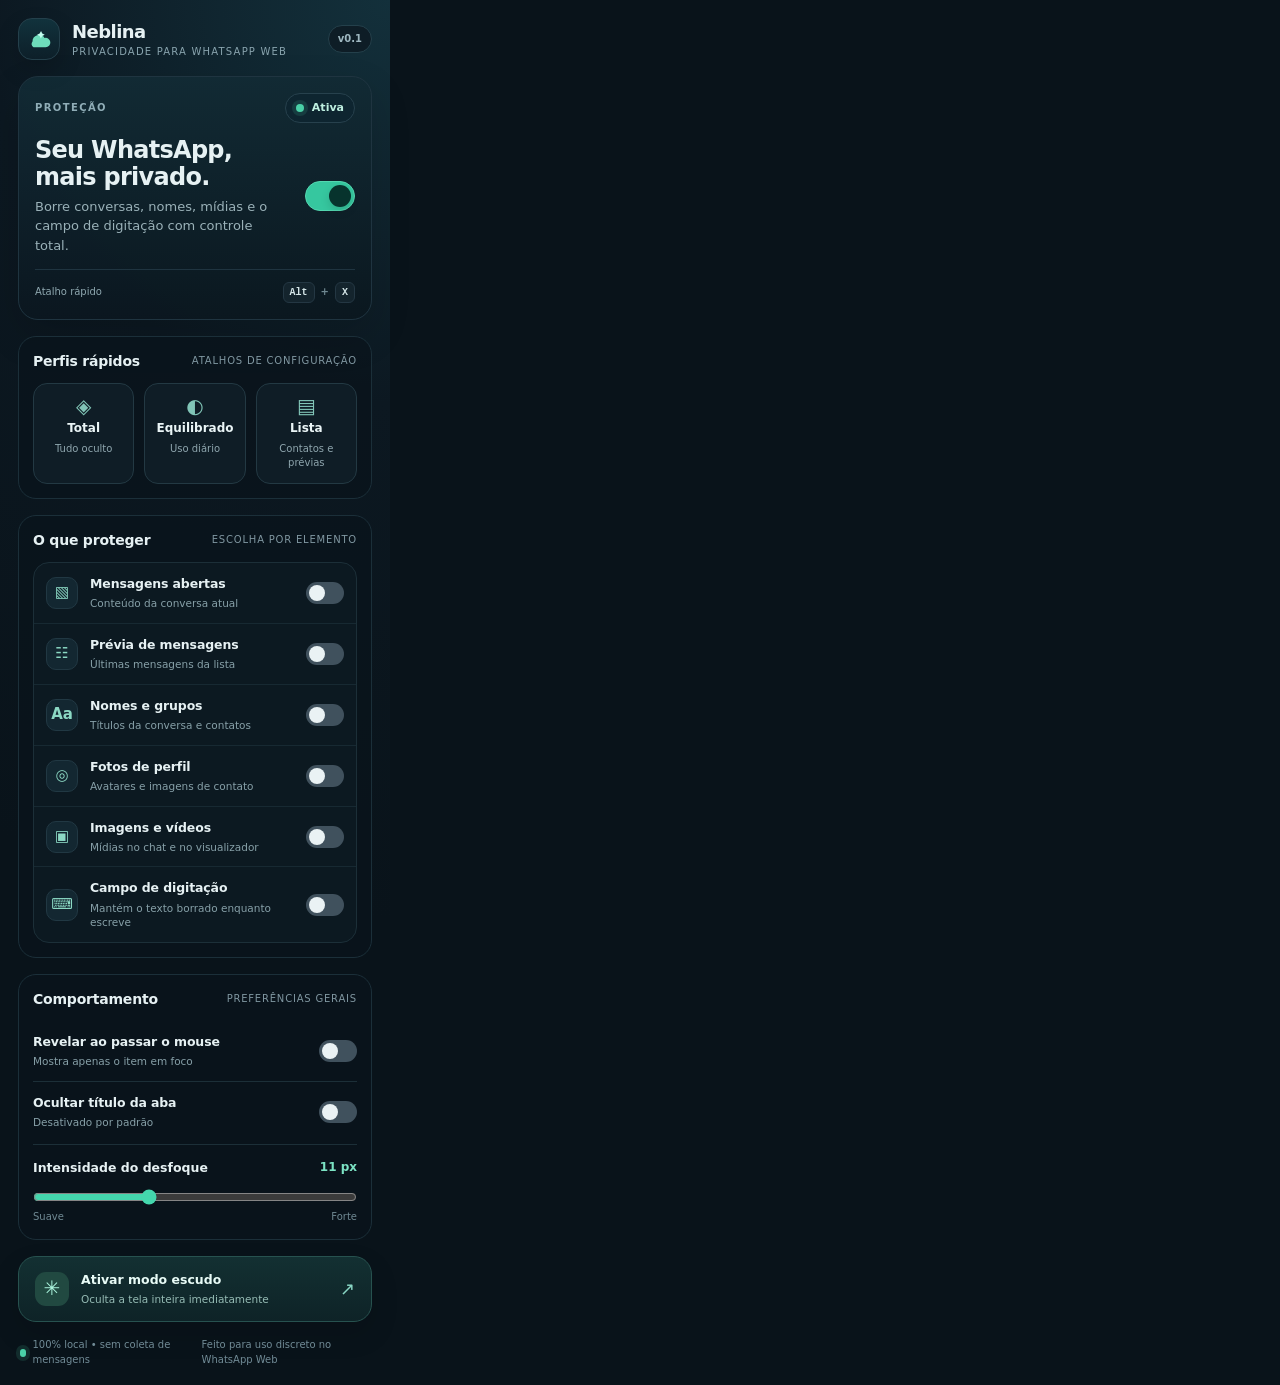
<file: popup/index.html>
<!doctype html>
<html lang="pt-BR">
<head>
  <meta charset="utf-8">
  <meta name="viewport" content="width=device-width,initial-scale=1">
  <title>Neblina • Privacidade</title>
  <link rel="stylesheet" href="style.css">
  <script defer src="../shared/config.js"></script>
  <script defer src="popup.js"></script>
</head>
<body>
  <div class="app">
    <header class="header">
      <div class="brand-wrap">
        <div class="brand-symbol" aria-hidden="true"><svg viewBox="0 0 32 32" fill="none"><path d="M8 19a8 8 0 0 1 14.8-4.2A5.7 5.7 0 1 1 24 26H9.2A5.1 5.1 0 0 1 8 19Z" fill="currentColor" opacity=".92"/><path d="m16.8 9.2 1.7-3.1 1.5 3.2 3.1 1.6-3.2 1.5-1.6 3.1-1.5-3.2-3.2-1.5 3.2-1.6Z" fill="#C2FFF0"/></svg></div>
        <div class="brand-text"><strong>Neblina</strong><span>Privacidade para WhatsApp Web</span></div>
      </div>
      <span class="version">v0.1</span>
    </header>

    <section class="hero" id="hero" aria-label="Status da proteção">
      <div class="hero-meta">
        <span class="mini-label">PROTEÇÃO</span>
        <span class="status" id="status"><i></i> Ativa</span>
      </div>
      <div class="hero-main">
        <div class="hero-copy">
          <h1 id="hero-title">Seu WhatsApp, mais privado.</h1>
          <p id="hero-subtitle">Borre conversas, nomes, mídias e o campo de digitação com controle total.</p>
        </div>
        <label class="big-switch" aria-label="Ativar a proteção">
          <input type="checkbox" id="enabled" checked>
          <span class="big-switch-track"></span>
        </label>
      </div>
      <div class="shortcut"><span>Atalho rápido</span><kbd>Alt</kbd><b>+</b><kbd>X</kbd></div>
    </section>

    <section class="section section-card" aria-labelledby="presets-title">
      <div class="section-heading"><h2 id="presets-title">Perfis rápidos</h2><span>Atalhos de configuração</span></div>
      <div class="presets" role="group" aria-label="Perfis de privacidade">
        <button class="preset" type="button" data-preset="full"><span class="preset-icon">◈</span><strong>Total</strong><small>Tudo oculto</small></button>
        <button class="preset" type="button" data-preset="balanced"><span class="preset-icon">◐</span><strong>Equilibrado</strong><small>Uso diário</small></button>
        <button class="preset" type="button" data-preset="sidebar"><span class="preset-icon">▤</span><strong>Lista</strong><small>Contatos e prévias</small></button>
      </div>
    </section>

    <section class="section section-card" aria-labelledby="custom-title">
      <div class="section-heading"><h2 id="custom-title">O que proteger</h2><span>Escolha por elemento</span></div>
      <div class="setting-list">
        <label class="setting"><span class="setting-icon">▧</span><span class="setting-copy"><strong>Mensagens abertas</strong><small>Conteúdo da conversa atual</small></span><input type="checkbox" data-category="messages"><span class="toggle" aria-hidden="true"></span></label>
        <label class="setting"><span class="setting-icon">☷</span><span class="setting-copy"><strong>Prévia de mensagens</strong><small>Últimas mensagens da lista</small></span><input type="checkbox" data-category="previews"><span class="toggle" aria-hidden="true"></span></label>
        <label class="setting"><span class="setting-icon">Aa</span><span class="setting-copy"><strong>Nomes e grupos</strong><small>Títulos da conversa e contatos</small></span><input type="checkbox" data-category="names"><span class="toggle" aria-hidden="true"></span></label>
        <label class="setting"><span class="setting-icon">◎</span><span class="setting-copy"><strong>Fotos de perfil</strong><small>Avatares e imagens de contato</small></span><input type="checkbox" data-category="avatars"><span class="toggle" aria-hidden="true"></span></label>
        <label class="setting"><span class="setting-icon">▣</span><span class="setting-copy"><strong>Imagens e vídeos</strong><small>Mídias no chat e no visualizador</small></span><input type="checkbox" data-category="media"><span class="toggle" aria-hidden="true"></span></label>
        <label class="setting"><span class="setting-icon">⌨</span><span class="setting-copy"><strong>Campo de digitação</strong><small>Mantém o texto borrado enquanto escreve</small></span><input type="checkbox" data-category="composer"><span class="toggle" aria-hidden="true"></span></label>
      </div>
    </section>

    <section class="section section-card preferences" aria-labelledby="prefs-title">
      <div class="section-heading"><h2 id="prefs-title">Comportamento</h2><span>Preferências gerais</span></div>
      <label class="setting compact"><span class="setting-copy"><strong>Revelar ao passar o mouse</strong><small>Mostra apenas o item em foco</small></span><input type="checkbox" id="revealOnHover"><span class="toggle" aria-hidden="true"></span></label>
      <label class="setting compact"><span class="setting-copy"><strong>Ocultar título da aba</strong><small>Desativado por padrão</small></span><input type="checkbox" id="hideTabTitle"><span class="toggle" aria-hidden="true"></span></label>
      <div class="blur-level"><div><strong>Intensidade do desfoque</strong><output id="blur-value" for="blur">11 px</output></div><input type="range" id="blur" min="4" max="24" step="1" value="11"><div class="range-labels"><span>Suave</span><span>Forte</span></div></div>
    </section>

    <button class="shield-action" id="shield-action" type="button"><span class="shield-icon">✳</span><span><strong>Ativar modo escudo</strong><small>Oculta a tela inteira imediatamente</small></span><span class="shield-arrow">↗</span></button>
    <footer><span><i class="privacy-dot"></i> 100% local • sem coleta de mensagens</span><span>Feito para uso discreto no WhatsApp Web</span></footer>
  </div>
</body>
</html>
</file>
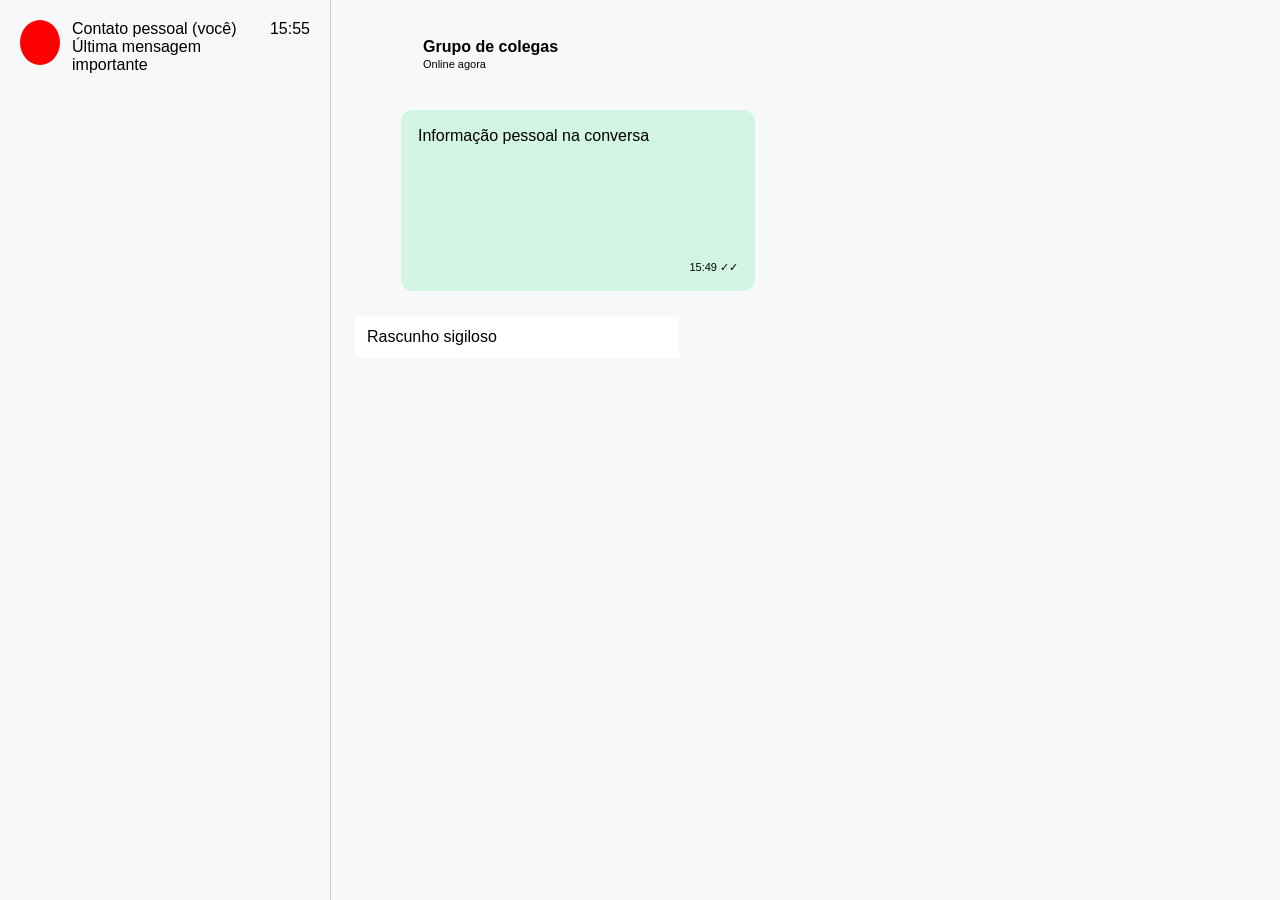
<file: tests/mock-whatsapp.html>
<!doctype html>
<html lang="pt-BR">
<head><meta charset="UTF-8"><title>Mensagem - Chat importante</title></head>
<body style="margin:0;background:#f6f8fa;font-family:Arial,sans-serif">
<div id="app">
  <aside id="pane-side" style="width:290px;position:absolute;top:0;bottom:0;border-right:1px solid #ccc;padding:20px">
    <div role="gridcell" style="display:flex;gap:12px">
      <div style="width:45px;height:45px;border-radius:50%;overflow:hidden"><img id="avatar" src="data:image/svg+xml,%3Csvg xmlns='http://www.w3.org/2000/svg' viewBox='0 0 1 1'%3E%3Crect width='1' height='1' fill='red'/%3E%3C/svg%3E" width="45" height="45"></div>
      <div><div class="_ak8q"><span id="name" title="Contato pessoal">Contato pessoal</span><span id="name-suffix"> (você)</span></div><div id="preview" class="_ak8k">Última mensagem importante</div></div><span id="sidebar-time">15:55</span>
    </div>
  </aside>
  <main id="main" style="margin-left:330px;padding:25px">
    <header style="display:flex;align-items:center;gap:12px;height:55px">
      <div id="header-avatar-frame" style="width:44px;height:44px;border-radius:50%;overflow:hidden;position:relative"><img id="header-avatar" src="[data-uri]" width="44" height="44" alt="avatar"><div id="avatar-overlay" style="position:absolute;inset:0;z-index:5;background:transparent"></div></div>
      <button data-testid="conversation-info-header-button" aria-label="Informações de contato" aria-labelledby="mock-name mock-status" style="height:45px;padding:8px 12px;border:0;background:transparent;text-align:left">
        <div><span id="mock-name" data-testid="conversation-info-header-chat-title" style="font-size:16px;font-weight:700">Grupo de colegas</span></div>
        <div><span id="mock-status" style="font-size:11px">Online agora</span></div>
      </button>
    </header>
    <div class="message-in" style="display:flex;align-items:center;gap:12px;margin-top:30px">
      <div id="participant-frame" style="width:34px;height:34px;border-radius:50%;overflow:hidden"><img id="participant-avatar" width="34" height="34" src="[data-uri]"></div>
      <div data-testid="msg-container" id="message" style="background:#d2f4e2;padding:17px;width:320px;border-radius:12px;display:flex;flex-direction:column;gap:8px">
        <span class="selectable-text" id="message-text">Informação pessoal na conversa</span>
        <img id="media" alt="imagem" src="[data-uri]" width="100" height="100">
        <div id="message-meta" style="font-size:11px;align-self:flex-end">15:49 ✓✓</div>
      </div>
    </div>
    <footer><div contenteditable="true" id="editor" style="margin-top:25px;background:white;padding:12px;width:300px">Rascunho sigiloso</div></footer>
  </main>
</div>
</body></html>
</file>
<file: popup/style.css>
*{box-sizing:border-box}html,body{margin:0;padding:0}body{width:390px;min-height:690px;background:#09131A;color:#E6F1F3;font:500 14px/1.45 Inter,ui-sans-serif,system-ui,-apple-system,"Segoe UI",sans-serif}button,input{font:inherit}button{cursor:pointer}input[type=checkbox]{position:absolute;opacity:0;pointer-events:none}.app{padding:18px;background:radial-gradient(circle at top right,#13303B 0,#0C1821 28%,#09131A 64%)}.header{display:flex;align-items:center;justify-content:space-between;gap:12px;margin-bottom:16px}.brand-wrap{display:flex;align-items:center;gap:12px;min-width:0}.brand-symbol{width:42px;height:42px;display:grid;place-items:center;border-radius:14px;background:linear-gradient(180deg,#11323C,#0D1F29);color:#76EBC7;border:1px solid #24404B;box-shadow:0 10px 24px #00000024}.brand-symbol svg{width:26px;height:26px}.brand-text{display:flex;flex-direction:column;min-width:0}.brand-text strong{font-size:18px;font-weight:780;letter-spacing:-.03em}.brand-text span{font-size:10px;text-transform:uppercase;letter-spacing:.12em;color:#89A4AE;white-space:nowrap;overflow:hidden;text-overflow:ellipsis}.version{padding:6px 9px;border-radius:999px;border:1px solid #24404B;background:#0E1D26;color:#9EB7C0;font-size:10px;font-weight:700}.hero{border:1px solid #1F3440;border-radius:20px;padding:16px;background:linear-gradient(180deg,rgba(18,42,52,.98),rgba(11,23,31,.98));box-shadow:0 16px 40px #00000024}.hero.is-off{opacity:.8}.hero-meta,.section-heading,.blur-level>div:first-child,footer{display:flex;align-items:center;justify-content:space-between}.mini-label{font-size:10px;letter-spacing:.14em;text-transform:uppercase;color:#90ADB7;font-weight:700}.status{display:inline-flex;align-items:center;gap:8px;padding:6px 10px;border-radius:999px;background:#0E2530;border:1px solid #27414D;color:#BEEFE0;font-size:11px;font-weight:700}.status i,.privacy-dot{width:8px;height:8px;border-radius:999px;background:#4AD0A7;box-shadow:0 0 0 4px #4ad0a722}.hero-main{display:flex;align-items:center;justify-content:space-between;gap:16px;margin-top:14px}.hero-copy{flex:1;min-width:0}.hero-copy h1{margin:0 0 6px;font-size:24px;line-height:1.12;letter-spacing:-.03em}.hero-copy p{margin:0;color:#9AB1B8;font-size:13px;line-height:1.5}.big-switch{display:block;flex-shrink:0}.big-switch-track{display:block;position:relative;width:50px;height:30px;border-radius:999px;background:#374854;border:1px solid #4C5F6A;transition:background .18s,border-color .18s}.big-switch-track:after{content:"";position:absolute;top:3px;left:3px;width:22px;height:22px;border-radius:50%;background:#fff;transition:transform .18s;box-shadow:0 4px 10px #00000024}.big-switch input:checked+.big-switch-track{background:#36C79F;border-color:#53D7B0}.big-switch input:checked+.big-switch-track:after{transform:translateX(20px);background:#07332D}.shortcut{display:flex;align-items:center;gap:6px;margin-top:14px;padding-top:12px;border-top:1px solid #1F3440;color:#8FA8B0;font-size:10px}.shortcut span{margin-right:auto}.shortcut kbd{padding:4px 6px;border-radius:6px;background:#14242D;border:1px solid #243743;color:#D4E5E7;font:700 10px ui-monospace,monospace}.shortcut b{color:#6F8891;font-weight:700}.section{margin-top:16px}.section-card{border:1px solid #1B2F39;border-radius:18px;padding:14px;background:rgba(10,20,27,.78)}.section-heading{gap:12px;margin-bottom:12px}.section-heading h2{margin:0;font-size:14px;font-weight:760;letter-spacing:-.015em}.section-heading span{font-size:10px;color:#8097A1;text-transform:uppercase;letter-spacing:.08em}.presets{display:grid;grid-template-columns:repeat(3,minmax(0,1fr));gap:10px}.preset{border:1px solid #233943;background:#0F1D26;color:#EAF5F6;border-radius:14px;padding:12px 8px;display:flex;flex-direction:column;align-items:center;gap:4px;transition:border-color .18s,background .18s,transform .18s}.preset:hover{background:#142630;border-color:#2A4652;transform:translateY(-1px)}.preset.selected{background:#102C2C;border-color:#49CCA7;box-shadow:inset 0 0 0 1px #49cca721}.preset-icon{font-size:20px;line-height:1;color:#81C5B7}.preset strong{font-size:12px;font-weight:760}.preset small{font-size:10px;color:#8FA6AE;text-align:center}.setting-list{border:1px solid #1C2F38;border-radius:16px;overflow:hidden;background:#0C1921}.setting{position:relative;display:flex;align-items:center;gap:12px;min-height:60px;padding:12px;cursor:pointer}.setting+.setting{border-top:1px solid #172932}.setting-icon{width:32px;height:32px;display:grid;place-items:center;border-radius:10px;background:#132731;color:#8CD9C4;border:1px solid #213843;font-size:15px;font-weight:700;flex-shrink:0}.setting-copy{display:flex;flex-direction:column;gap:3px;flex:1;min-width:0}.setting-copy strong{font-size:12.5px;font-weight:700;letter-spacing:-.01em}.setting-copy small{font-size:10.5px;color:#87A0A8;line-height:1.4}.toggle{display:block;width:38px;height:22px;border-radius:999px;background:#40515D;position:relative;flex-shrink:0;transition:background .18s}.toggle:after{content:"";position:absolute;left:3px;top:3px;width:16px;height:16px;border-radius:50%;background:#EAF2F4;transition:transform .18s}.setting input:checked+.toggle{background:#38CFA6}.setting input:checked+.toggle:after{transform:translateX(16px);background:#06352F}.preferences{padding:14px}.compact{padding:12px 0;min-height:auto}.compact+.compact{border-top:1px solid #1C2F38}.blur-level{border-top:1px solid #1C2F38;padding-top:14px;margin-top:2px}.blur-level strong{font-size:12.5px;font-weight:700}.blur-level output{font-size:12px;font-weight:700;color:#7CE3C4}.blur-level input{width:100%;margin:12px 0 4px;accent-color:#44D7AD;cursor:pointer}.range-labels{display:flex;justify-content:space-between;font-size:10px;color:#708A94}.shield-action{width:100%;margin-top:16px;padding:14px 16px;display:flex;align-items:center;gap:12px;border-radius:18px;border:1px solid #27524F;background:linear-gradient(180deg,#133032,#0E2327);color:#E8FBF6;text-align:left;box-shadow:0 12px 28px #00000020}.shield-action:hover{border-color:#4DC9A9}.shield-on{border-color:#50DDB2;background:linear-gradient(180deg,#16403E,#123031)}.shield-icon{width:34px;height:34px;display:grid;place-items:center;border-radius:11px;background:#214941;color:#A9F3DC;font-size:20px;flex-shrink:0}.shield-action span:nth-child(2){display:flex;flex-direction:column;gap:3px;flex:1}.shield-action strong{font-size:12.5px}.shield-action small{font-size:10.5px;color:#95BBB4}.shield-arrow{font-size:18px;color:#88D5C3}footer{margin-top:16px;padding:0 2px;color:#718B96;font-size:10px;gap:10px}footer span:first-child{display:flex;align-items:center;gap:6px}::-webkit-scrollbar{width:7px}::-webkit-scrollbar-thumb{border-radius:6px;background:#2A404C}@media(prefers-reduced-motion:reduce){*,*:before,*:after{transition:none!important}}
</file>
